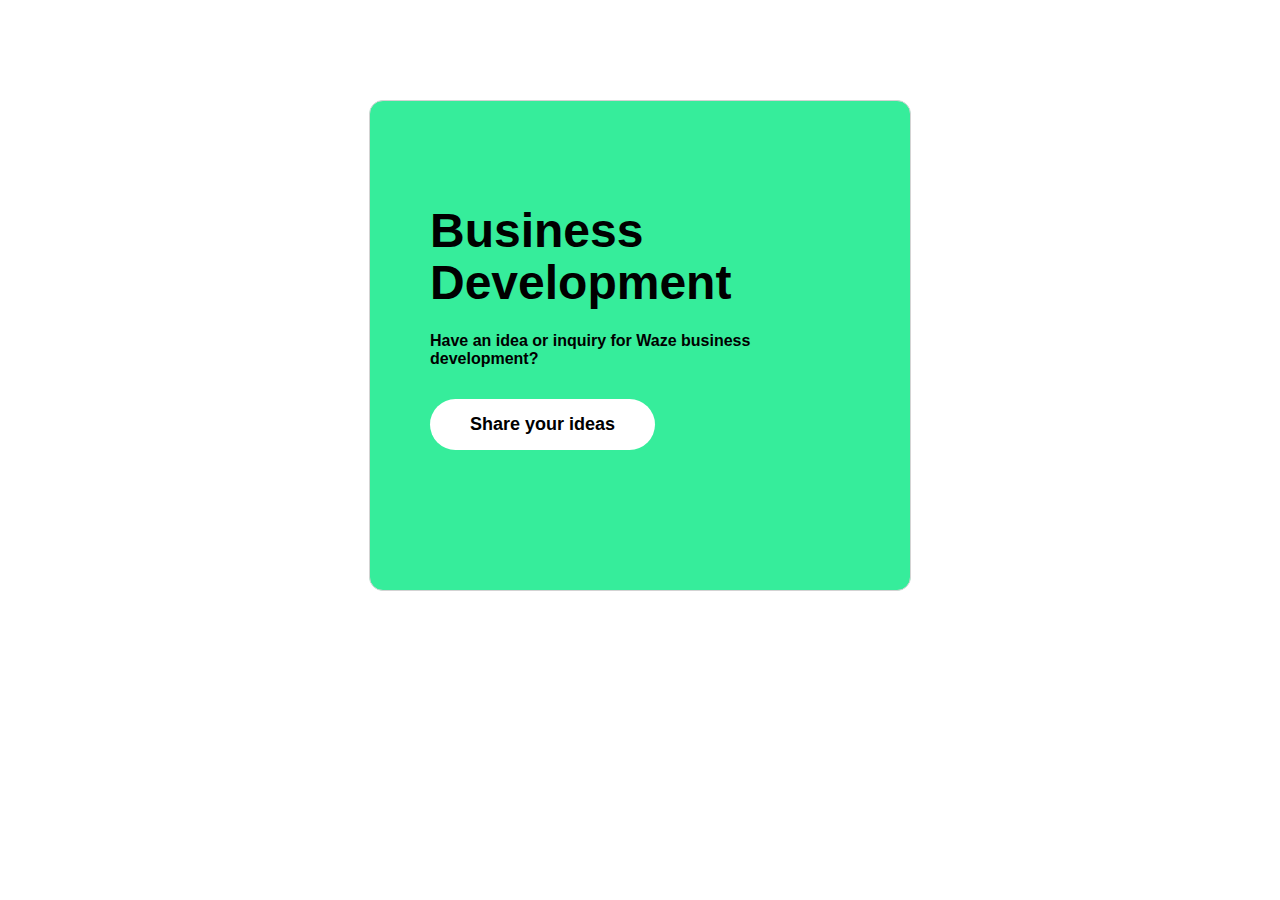
<file: Assignment -1/index.html>
<!DOCTYPE html>
<html lang="en">
<head>
    <meta charset="UTF-8">
    <meta name="viewport" content="width=device-width, initial-scale=1.0">
    <link rel="stylesheet" href="style.css">
    <title>Assignment 1</title>
</head>
<body>
    <div class="box">
        <h1>Business</h1>
        <h1 class="head">Development</h1>
        <p class="text">Have an idea or inquiry for Waze business development?</p>
        <button class="btn">Share your ideas</button>
    </div>
</body>
</html>
</file>
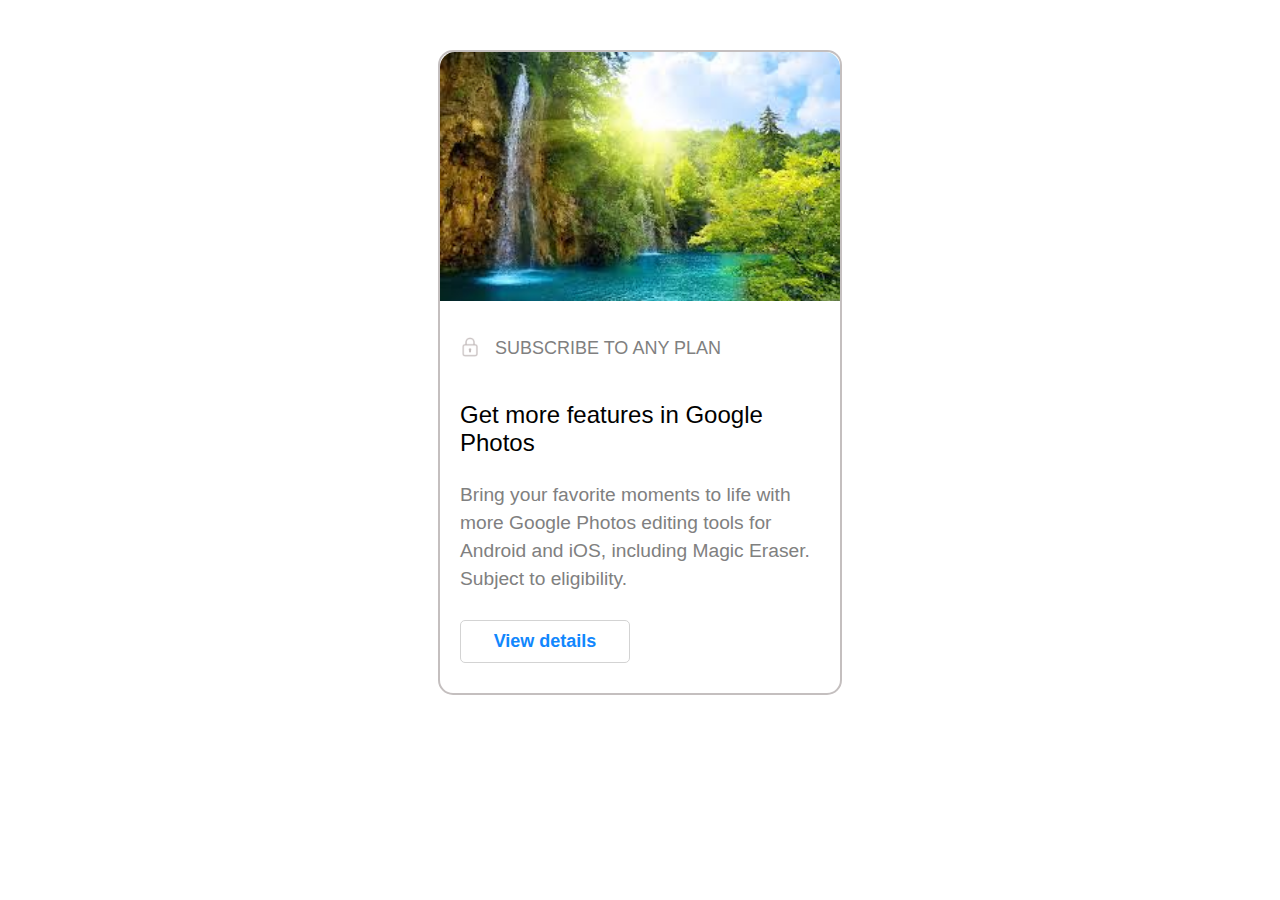
<file: Assignment 2/index.html>
<!DOCTYPE html>
<html lang="en">
<head>
    <meta charset="UTF-8">
    <title>Assignment 2</title>
    <link rel="stylesheet" href="style.css">
</head>
<body>
    <div class="box">
        <div>
            <img class="box-img" src="assets/images.jpeg" alt="">
        </div>
        <div class="section2">
            <img class="img1" src="assets/locked-computer.png" alt="">
            <p>SUBSCRIBE TO ANY PLAN</p>
        </div>
        <div class="section3">
            <p class="text">Get more features in Google <br> Photos</p>
            <p class="text1">Bring your favorite moments to life with<br> more Google Photos editing tools for<br>Android and iOS, including Magic Eraser.<br>Subject to eligibility.</p>
        </div>
        <button class="btn">View details</button>
    </div>
</body>
</html>
</file>
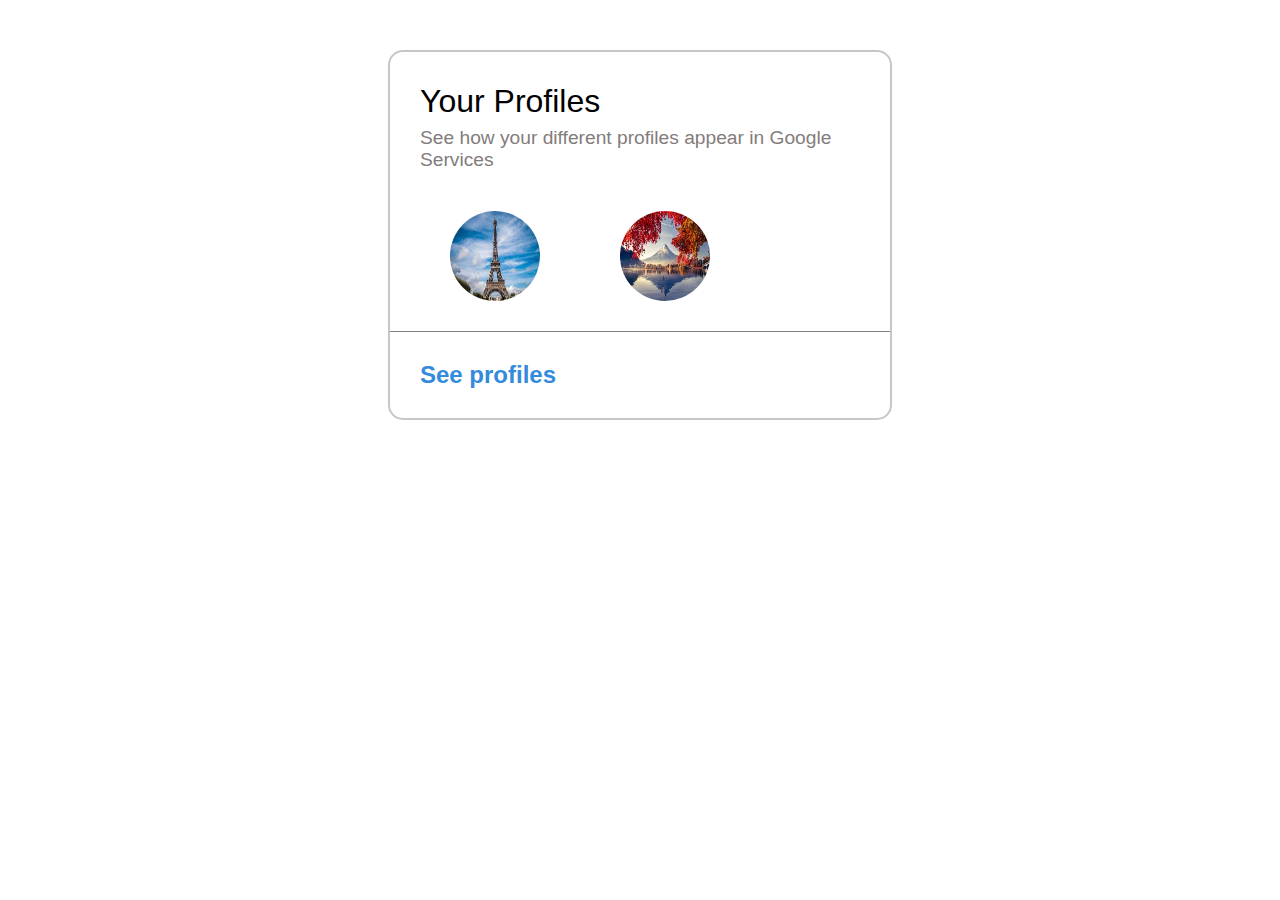
<file: Assignment-3/index.html>
<!DOCTYPE html>
<html lang="en">
<head>
    <meta charset="UTF-8">
    <title>Assignment 3</title>
    <link rel="stylesheet" href="style.css">
</head>
<body>
    <div class="box">
        <div class="section">
            <h1 class="head">Your Profiles</h1>
            <p class="para">See how your different profiles appear in       Google<br> Services</p>
        <div class="box-img">
            <img class="img" src="assets/images.jpeg" alt="">
            <img class="img" src="assets/images 1.jpeg" alt="">
        </div>
        </div>
        <div class="footer">
            <p class="text">See profiles</p>
        </div>
    </div>
</body>
</html>
</file>
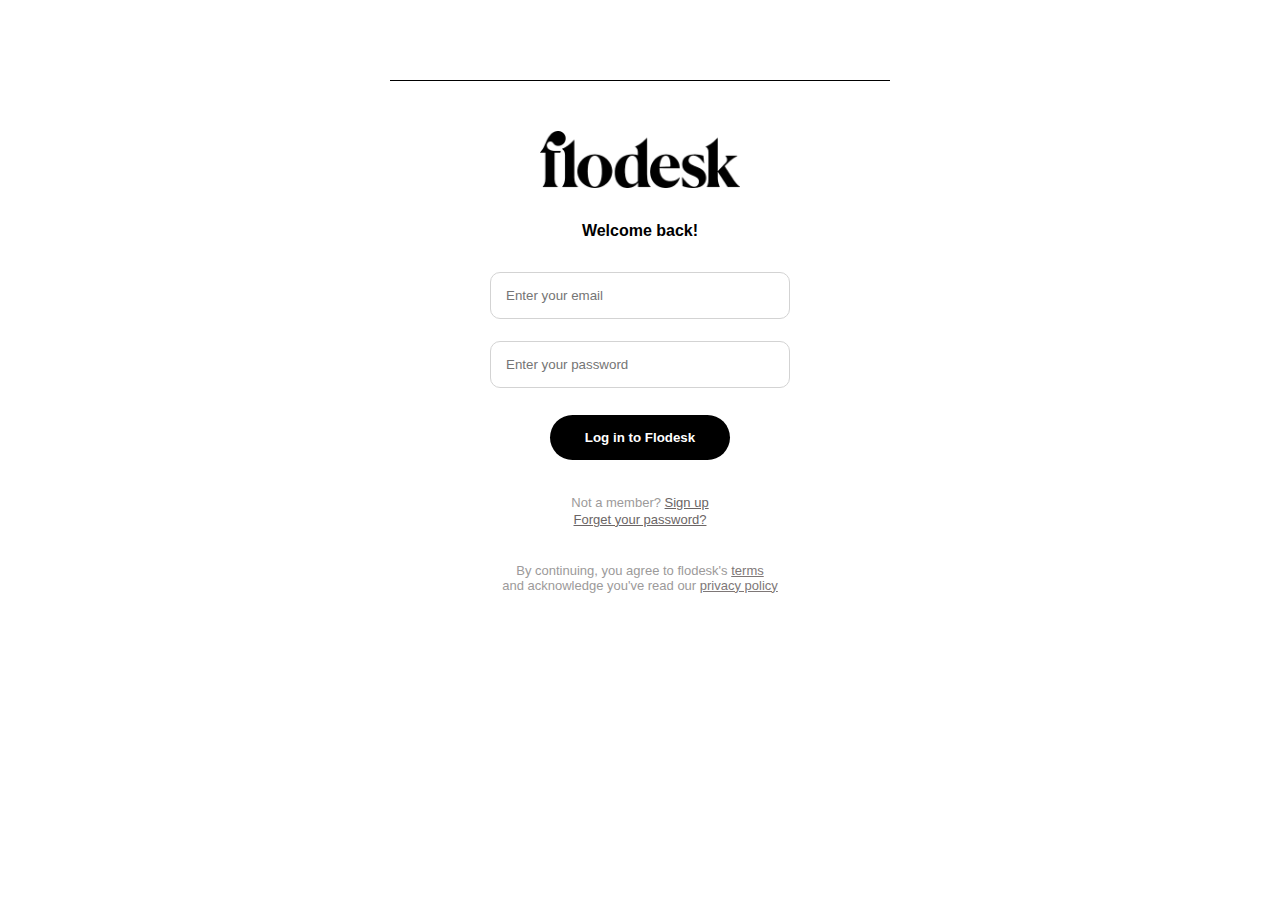
<file: Assignment-4/index.html>
<!DOCTYPE html>
<html lang="en">
<head>
    <meta charset="UTF-8">
    <meta name="viewport" content="width=device-width, initial-scale=1.0">
    <link rel="stylesheet" href="style.css">
    <title>Assignment 4</title>
</head>
<body>
    <div class="box">
        <img class="img" src="[data-uri]" alt="">
        <h4>Welcome back!</h4>
        <input type="text" class="input" placeholder="Enter your email">
        <br>
        <input type="text" class="input" placeholder="Enter your password">
        <br>
        <button class="btn">Log in to Flodesk</button>
        <div class="section1">
            <span>Not a member?</span>
            <a href="#" class="link">Sign up</a>
        </div>
        <a href="#" class="link">Forget your password?</a>
        <div class="section2">
            <span>By continuing, you agree to flodesk's <a class="link1"  href="#">terms</a></span><br>
            <span>and acknowledge you've read our <a class="link1" href="#">privacy policy</a></span>
        </div>
    </div>
</body>
</html>
</file>
<file: Assignment -1/style.css>
.box{
    border: 1px solid lightgrey;
    width: 420px;
    background-color: rgb(54, 237, 155);
    margin: 100px auto;
    padding-left: 60px;
    padding-right: 60px;
    padding-top: 70px;
    padding-bottom: 140px;
    border-radius: 14px;
    font-family:'Gill Sans', 'Gill Sans MT', Calibri, 'Trebuchet MS', sans-serif;
    font-size: x-large;
}

.head{
    margin-top: -35px;
}

.text{
    font-size: medium;
    font-family: 'Gill Sans', 'Gill Sans MT', Calibri, 'Trebuchet MS', sans-serif;
    font-weight: bolder;
    margin-top: -10px;
}

.btn{
    margin-top: 15px;
    background-color: white;
    padding: 15px 40px;
    border-radius: 50px;
    border: none;
    font-size: large;
    font-weight: bold;
    font-family: sans-serif;
}
</file>
<file: Assignment 2/style.css>
.box{
    border: 2px solid rgb(196, 191, 191);
    width: 400px;
    border-radius: 15px;
    margin: 50px auto;
}
.img1{
    height: 20px;
    margin-top: 17px;
    padding-right: 15px;
}

.box-img{
    width: 100%;
    border-top-left-radius: 15px;
    border-top-right-radius: 15px;
}
.section2{
    display: flex;
    margin-top: 15px;
    padding-left : 20px;
    color: grey;
    font-size: large;
    font-weight: 500;
    font-family: sans-serif;
}
.text{
    color:black;
    font-size: x-large;
    font-family: sans-serif;
    padding-left : 20px;
}
.text1{
    font-family: sans-serif;
    font-size: larger;
    padding-left : 20px;
    line-height: 28px;
    color: grey;

}
.btn{
    margin-left: 20px;
    margin-top: 8px;
    margin-bottom: 30px;
    padding : 10px;
    width: 170px;
    border: 1.5px solid lightgrey;
    background-color: white;
    color: rgb(17, 135, 253);
    font-size: large;
    font-weight: bold;
    border-radius: 5px;
    
}
</file>
<file: Assignment-3/style.css>
.box{
    border: 2px solid rgb(200, 198, 198);
    margin : 50px auto;
    width: 500px;
    border-radius: 15px;
}
.section{
    padding: 10px 30px;
}
.head{
    font-weight: 400;
    font-family: 'Segoe UI', Tahoma, Geneva, Verdana, sans-serif;
}
.para{
    color: rgb(131, 124, 124);
    margin-top: -15px;
    font-size: larger;
    font-family:'Segoe UI', Tahoma, Geneva, Verdana, sans-serif;
}
.box-img{
    display : flex;
    gap: 80px;
    margin-left: 30px;
    margin-top: 40px;
}
.img{
    border-radius: 100px;
    box-sizing: border-box;
    height: 90px;
    width : 90px
}
.footer{
    margin-top: 20px;
    border-top: 1px solid grey;
}
.text{
    padding: 5px 30px;
    color: rgb(52, 139, 220);
    font-weight: bold;
    font-size: x-large;
    font-family:'Gill Sans', 'Gill Sans MT', Calibri, 'Trebuchet MS', sans-serif;
}
</file>
<file: Assignment-4/style.css>
.box{
    border-top: 1px solid black;
    margin: 80px auto;
    width: 500px;
    text-align: center;
}

.img{
    margin-top: 50px;
    width: 40%;
}

h4{
    margin-top: 30px;
    font-family: 'Gill Sans', 'Gill Sans MT', Calibri, 'Trebuchet MS', sans-serif;
}

.input{
    margin-top: 10px;
    padding: 15px;
    width: 300px;
    margin-bottom: 12px;
    border-radius: 10px;
    border: 1px solid lightgrey;
    box-sizing: border-box;
}
.btn{
    margin-top: 15px;
    padding: 15px 35px;
    color: white;
    background-color: black;
    border: none;
    border-radius: 25px;
    font-weight: bold;
    font-family: sans-serif;
}
.section1,.section2{
    margin-top: 35px;
    font-family:'Segoe UI', Tahoma, Geneva, Verdana, sans-serif;
    color: rgb(156, 154, 154);
    font-size: small;
}
.link{
    color: rgb(107, 101, 101);
    font-family: 'Segoe UI', Tahoma, Geneva, Verdana, sans-serif;
    font-size: small;
}
.link1{
    color: rgb(126, 119, 119);
}
</file>
